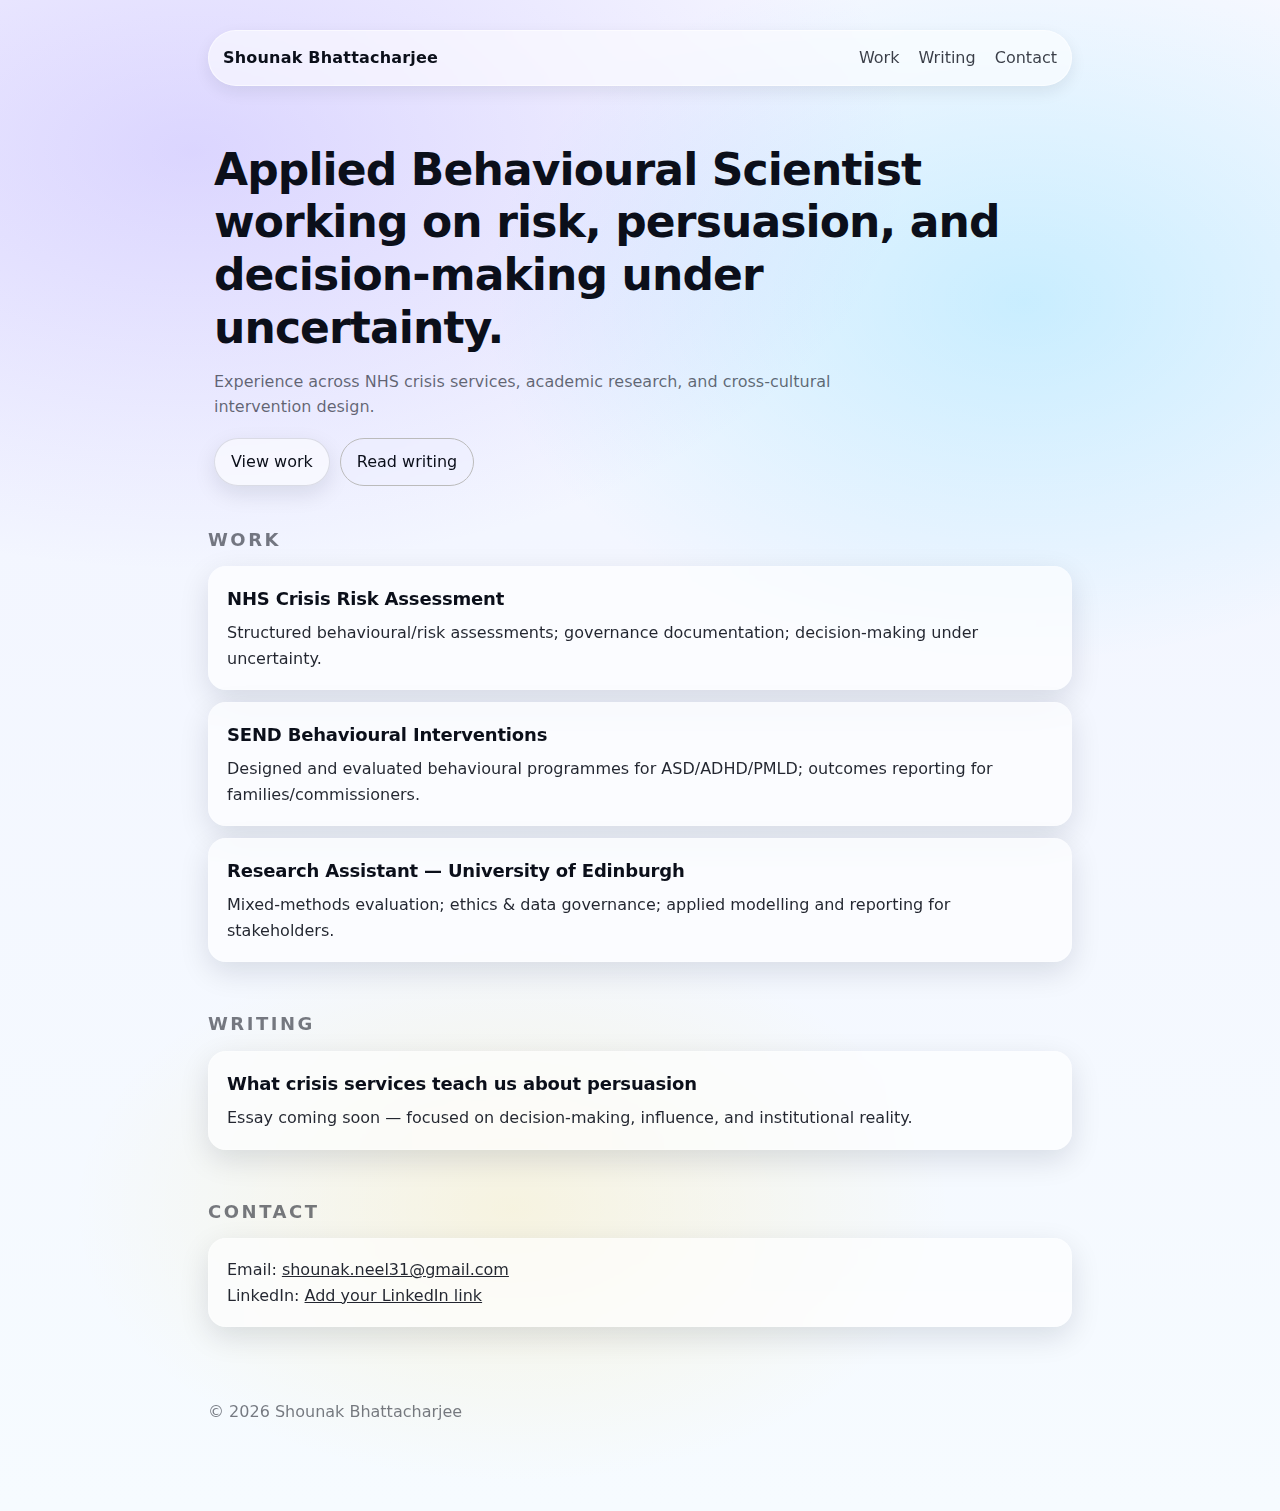
<file: index.html>
<!doctype html>
<html lang="en">
<head>
  <meta charset="utf-8" />
  <meta name="viewport" content="width=device-width,initial-scale=1" />
  <title>Shounak Bhattacharjee</title>
  <meta name="description" content="Applied Behavioural Scientist working on risk, persuasion, and decision-making under uncertainty." />
  <link rel="stylesheet" href="style.css" />
</head>
<body>
  <main class="wrap">
    <nav class="nav">
      <a href="/" class="brand">Shounak Bhattacharjee</a>
      <div class="links">
        <a href="#work">Work</a>
        <a href="#writing">Writing</a>
        <a href="#contact">Contact</a>
      </div>
    </nav>

    <header class="hero">
      <h1>Applied Behavioural Scientist working on risk, persuasion, and decision-making under uncertainty.</h1>
      <p>Experience across NHS crisis services, academic research, and cross-cultural intervention design.</p>
      <div class="cta">
        <a class="btn" href="#work">View work</a>
        <a class="btn ghost" href="#writing">Read writing</a>
      </div>
    </header>

    <section id="work" class="section">
      <h2>Work</h2>
      <div class="card">
        <h3>NHS Crisis Risk Assessment</h3>
        <p>Structured behavioural/risk assessments; governance documentation; decision-making under uncertainty.</p>
      </div>
      <div class="card">
        <h3>SEND Behavioural Interventions</h3>
        <p>Designed and evaluated behavioural programmes for ASD/ADHD/PMLD; outcomes reporting for families/commissioners.</p>
      </div>
      <div class="card">
        <h3>Research Assistant — University of Edinburgh</h3>
        <p>Mixed-methods evaluation; ethics & data governance; applied modelling and reporting for stakeholders.</p>
      </div>
    </section>

    <section id="writing" class="section">
      <h2>Writing</h2>
      <div class="card">
        <h3>What crisis services teach us about persuasion</h3>
        <p>Essay coming soon — focused on decision-making, influence, and institutional reality.</p>
      </div>
    </section>

    <section id="contact" class="section">
      <h2>Contact</h2>
      <div class="card">
        <p>Email: <a href="mailto:shounak.neel31@gmail.com">shounak.neel31@gmail.com</a></p>
        <p>LinkedIn: <a href="https://www.linkedin.com/" target="_blank" rel="noreferrer">Add your LinkedIn link</a></p>
      </div>
    </section>

    <footer class="footer">
      <p>© <span id="y"></span> Shounak Bhattacharjee</p>
    </footer>
  </main>

  <script>document.getElementById("y").textContent = new Date().getFullYear();</script>
</body>
</html>
</file>
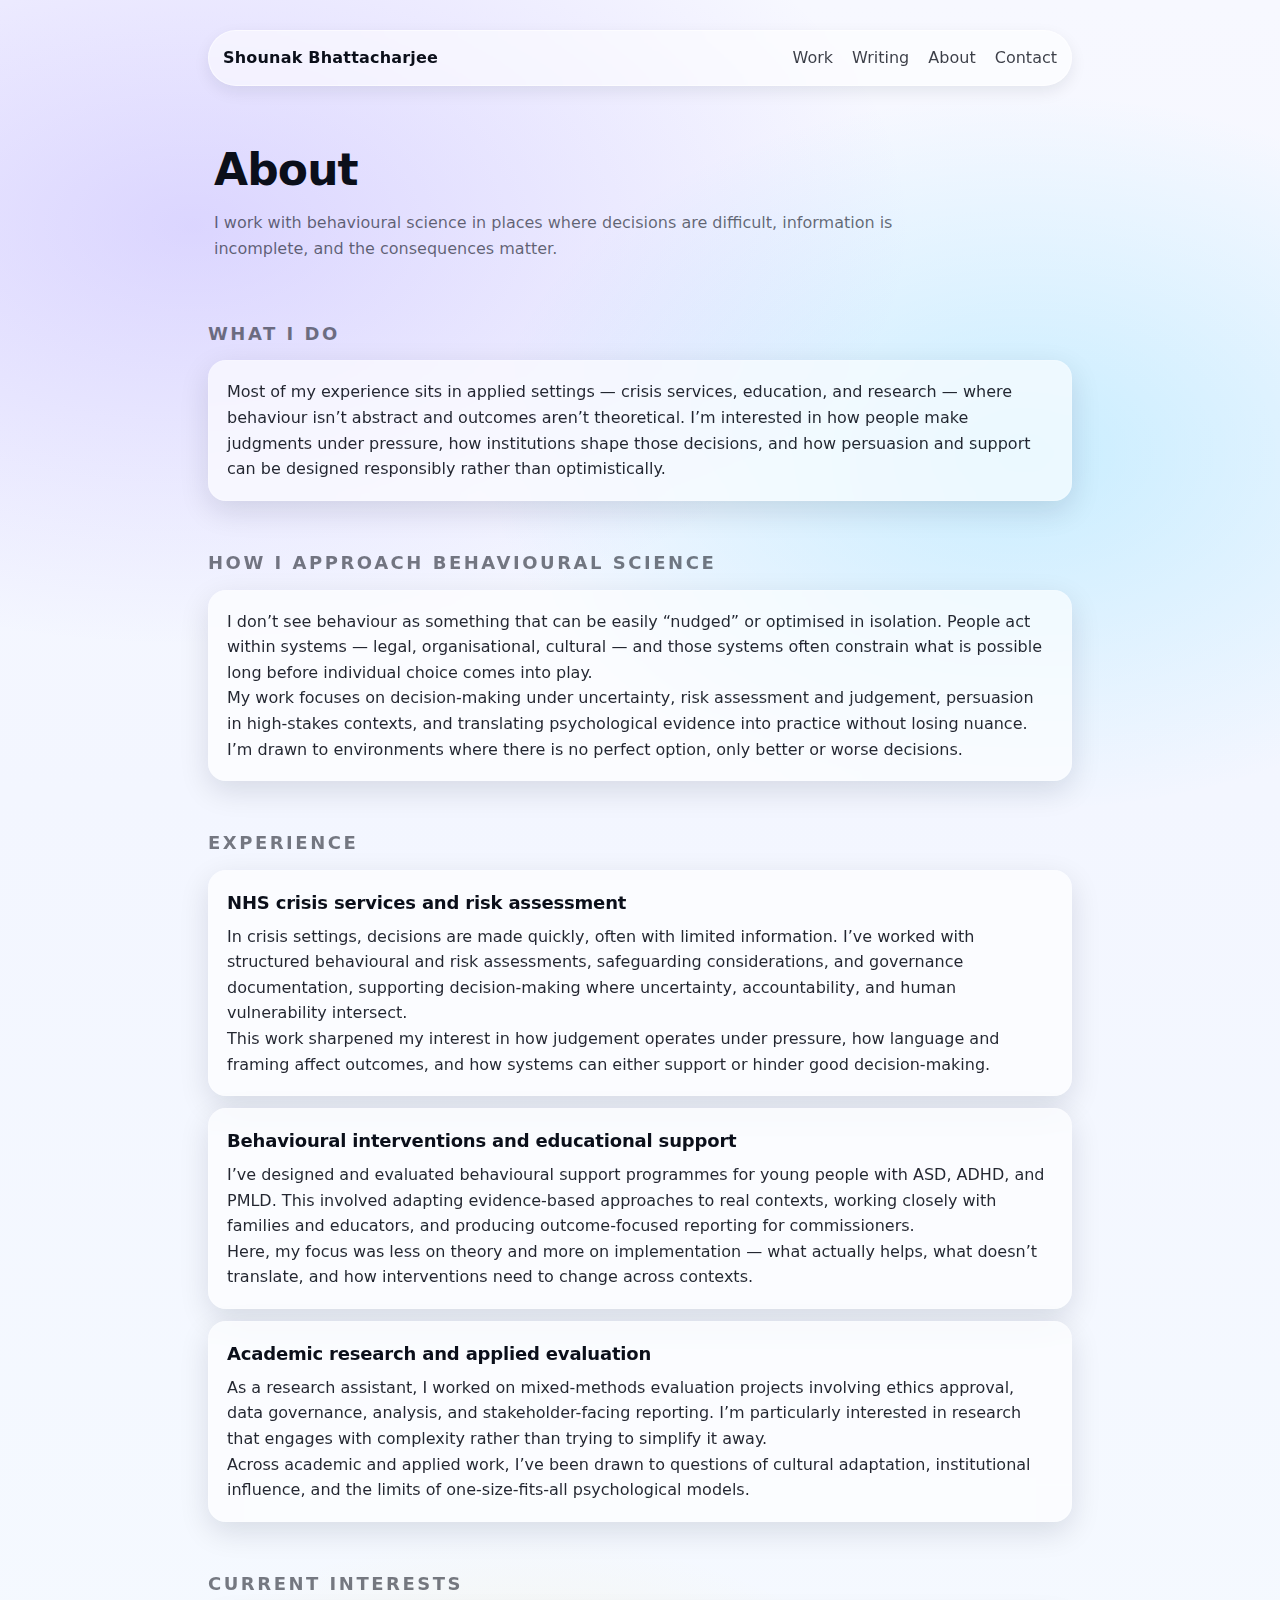
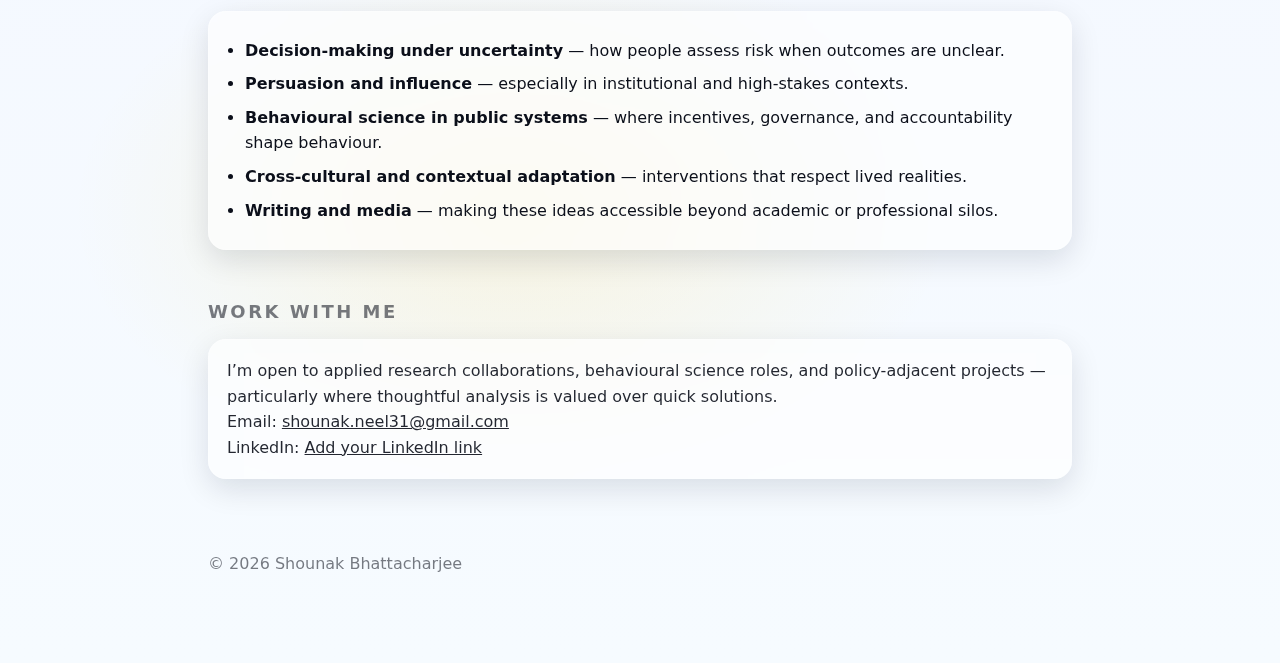
<file: about.html>
<!doctype html>
<html lang="en">
<head>
  <meta charset="utf-8" />
  <meta name="viewport" content="width=device-width,initial-scale=1" />
  <title>About — Shounak Bhattacharjee</title>
  <meta name="description" content="About Shounak Bhattacharjee — applied behavioural science, risk, persuasion, and decision-making under uncertainty." />
  <link rel="stylesheet" href="style.css" />
</head>

<body class="page page-enter">
  <main class="wrap">
    <nav class="nav">
      <a href="index.html" class="brand">Shounak Bhattacharjee</a>
      <div class="links">
        <a href="index.html#work">Work</a>
        <a href="index.html#writing">Writing</a>
        <a href="about.html" aria-current="page">About</a>
        <a href="index.html#contact">Contact</a>
      </div>
    </nav>

    <header class="hero">
      <h1>About</h1>
      <p class="lede">
        I work with behavioural science in places where decisions are difficult, information is incomplete, and the consequences matter.
      </p>
    </header>

    <section class="section">
      <h2>What I do</h2>
      <div class="card">
        <p>
          Most of my experience sits in applied settings — crisis services, education, and research — where behaviour isn’t abstract and outcomes
          aren’t theoretical. I’m interested in how people make judgments under pressure, how institutions shape those decisions, and how persuasion
          and support can be designed responsibly rather than optimistically.
        </p>
      </div>
    </section>

    <section class="section">
      <h2>How I approach behavioural science</h2>
      <div class="card">
        <p>
          I don’t see behaviour as something that can be easily “nudged” or optimised in isolation. People act within systems — legal, organisational,
          cultural — and those systems often constrain what is possible long before individual choice comes into play.
        </p>
        <p>
          My work focuses on decision-making under uncertainty, risk assessment and judgement, persuasion in high-stakes contexts, and translating
          psychological evidence into practice without losing nuance. I’m drawn to environments where there is no perfect option, only better or worse decisions.
        </p>
      </div>
    </section>

    <section class="section">
      <h2>Experience</h2>

      <div class="card">
        <h3>NHS crisis services and risk assessment</h3>
        <p>
          In crisis settings, decisions are made quickly, often with limited information. I’ve worked with structured behavioural and risk assessments,
          safeguarding considerations, and governance documentation, supporting decision-making where uncertainty, accountability, and human vulnerability intersect.
        </p>
        <p>
          This work sharpened my interest in how judgement operates under pressure, how language and framing affect outcomes, and how systems can either support
          or hinder good decision-making.
        </p>
      </div>

      <div class="card">
        <h3>Behavioural interventions and educational support</h3>
        <p>
          I’ve designed and evaluated behavioural support programmes for young people with ASD, ADHD, and PMLD. This involved adapting evidence-based approaches
          to real contexts, working closely with families and educators, and producing outcome-focused reporting for commissioners.
        </p>
        <p>
          Here, my focus was less on theory and more on implementation — what actually helps, what doesn’t translate, and how interventions need to change across contexts.
        </p>
      </div>

      <div class="card">
        <h3>Academic research and applied evaluation</h3>
        <p>
          As a research assistant, I worked on mixed-methods evaluation projects involving ethics approval, data governance, analysis, and stakeholder-facing reporting.
          I’m particularly interested in research that engages with complexity rather than trying to simplify it away.
        </p>
        <p>
          Across academic and applied work, I’ve been drawn to questions of cultural adaptation, institutional influence, and the limits of one-size-fits-all psychological models.
        </p>
      </div>
    </section>

    <section class="section">
      <h2>Current interests</h2>
      <div class="card">
        <ul class="list">
          <li><strong>Decision-making under uncertainty</strong> — how people assess risk when outcomes are unclear.</li>
          <li><strong>Persuasion and influence</strong> — especially in institutional and high-stakes contexts.</li>
          <li><strong>Behavioural science in public systems</strong> — where incentives, governance, and accountability shape behaviour.</li>
          <li><strong>Cross-cultural and contextual adaptation</strong> — interventions that respect lived realities.</li>
          <li><strong>Writing and media</strong> — making these ideas accessible beyond academic or professional silos.</li>
        </ul>
      </div>
    </section>

    <section class="section">
      <h2>Work with me</h2>
      <div class="card">
        <p>
          I’m open to applied research collaborations, behavioural science roles, and policy-adjacent projects — particularly where thoughtful analysis is valued over quick solutions.
        </p>
        <p class="meta">
          Email: <a href="mailto:shounak.neel31@gmail.com">shounak.neel31@gmail.com</a><br />
          LinkedIn: <a href="https://www.linkedin.com/in/shounakbhattacharjee31/" target="_blank" rel="noreferrer">Add your LinkedIn link</a>
        </p>
      </div>
    </section>

    <footer class="footer">
      <p>© <span id="y"></span> Shounak Bhattacharjee</p>
    </footer>
  </main>

  <script>document.getElementById("y").textContent = new Date().getFullYear();</script>
  <script src="site.js"></script>
</body>
</html>
</file>
<file: style.css>
:root { --max: 860px; }
* { box-sizing: border-box; }
body { margin: 0; font: 16px/1.6 system-ui, -apple-system, Segoe UI, Roboto, Arial, sans-serif; color: #111; }
a { color: inherit; }
.wrap { max-width: var(--max); margin: 0 auto; padding: 28px 18px 60px; }
.nav { display: flex; justify-content: space-between; align-items: center; gap: 16px; }
.brand { font-weight: 650; text-decoration: none; }
.links a { margin-left: 14px; text-decoration: none; opacity: 0.85; }
.links a:hover { opacity: 1; text-decoration: underline; }

.hero { padding: 54px 0 18px; }
.hero h1 { font-size: 34px; line-height: 1.2; margin: 0 0 14px; }
.hero p { margin: 0 0 18px; max-width: 68ch; opacity: 0.85; }

.cta { display: flex; gap: 10px; flex-wrap: wrap; }
.btn { display: inline-block; padding: 10px 14px; border: 1px solid #111; border-radius: 10px; text-decoration: none; }
.btn.ghost { border-color: #bbb; }

.section { padding: 22px 0; }
.section h2 { margin: 0 0 12px; font-size: 18px; letter-spacing: 0.02em; text-transform: uppercase; opacity: 0.7; }
.card { border: 1px solid #e6e6e6; border-radius: 14px; padding: 16px; margin: 12px 0; }
.card h3 { margin: 0 0 6px; font-size: 18px; }
.card p { margin: 0; opacity: 0.9; }

.footer { padding-top: 26px; opacity: 0.6; }
/* --- About page + transitions --- */
.lede { max-width: 70ch; }

.list { margin: 0; padding-left: 18px; }
.list li { margin: 8px 0; }

.meta { opacity: 0.9; }

/* Page transition (fade + slight slide) */
.page {
  opacity: 1;
  transform: translateY(0);
  transition: opacity 220ms ease, transform 220ms ease;
}

.page.page-enter {
  opacity: 0;
  transform: translateY(8px);
}

.page.page-exit {
  opacity: 0;
  transform: translateY(8px);
}

/* Respect reduced motion preferences */
@media (prefers-reduced-motion: reduce) {
  .page { transition: none; }
}
/* =========================
   Theme: Minimal gradient + soft glass panels
   Paste at bottom of style.css
   ========================= */

:root{
  --max: 900px;
  --text: #0b0f1a;
  --muted: rgba(11,15,26,.72);
  --panel: rgba(255,255,255,.62);
  --panel-strong: rgba(255,255,255,.72);
  --stroke: rgba(255,255,255,.40);
  --shadow: 0 10px 30px rgba(10, 20, 40, .12);
  --radius: 18px;
}

/* Background character (no image needed) */
body{
  color: var(--text);
  background:
    radial-gradient(1200px 700px at 15% 10%, rgba(124, 92, 255, .22), transparent 60%),
    radial-gradient(900px 600px at 80% 20%, rgba(0, 194, 255, .18), transparent 60%),
    radial-gradient(800px 500px at 40% 80%, rgba(255, 196, 0, .12), transparent 55%),
    linear-gradient(180deg, #f7f8ff 0%, #f3f6ff 35%, #f6fbff 100%);
}

/* Make the layout feel less rigid */
.wrap{
  max-width: var(--max);
  padding: 30px 18px 70px;
}

/* Nav: cleaner, less boxy */
.nav{
  padding: 14px 14px;
  border-radius: 999px;
  background: rgba(255,255,255,.55);
  border: 1px solid rgba(255,255,255,.55);
  backdrop-filter: blur(10px);
  box-shadow: 0 6px 16px rgba(10,20,40,.08);
}

.brand{
  letter-spacing: .2px;
}

.links a{
  opacity: .8;
}
.links a:hover{
  opacity: 1;
  text-decoration: none;
}

/* Hero: more editorial */
.hero{
  padding: 58px 6px 22px;
}
.hero h1{
  font-size: clamp(30px, 4vw, 44px);
  letter-spacing: -0.02em;
}
.hero p{
  color: var(--muted);
}

/* Buttons: softer, premium */
.btn{
  border: 1px solid rgba(10,20,40,.12);
  background: rgba(255,255,255,.55);
  backdrop-filter: blur(10px);
  border-radius: 999px;
  box-shadow: 0 8px 22px rgba(10,20,40,.10);
  padding: 10px 16px;
}
.btn:hover{
  transform: translateY(-1px);
  transition: transform 120ms ease;
}
.btn.ghost{
  background: transparent;
  box-shadow: none;
}

/* Section titles */
.section h2{
  opacity: .55;
  letter-spacing: .14em;
}

/* Cards: remove boxy borders, add soft “glass” */
.card{
  border: 1px solid rgba(255,255,255,.18);
  background: var(--panel);
  backdrop-filter: blur(14px);
  border-radius: var(--radius);
  padding: 18px 18px;
  box-shadow: var(--shadow);
}

/* Headings inside cards */
.card h3{
  letter-spacing: -0.01em;
}

/* Make the overall page feel “non boxy” */
.section{
  padding: 18px 0;
}

/* Subtle hover on cards */
.card:hover{
  background: var(--panel-strong);
  transform: translateY(-1px);
  transition: transform 140ms ease, background 140ms ease;
}

/* Footer */
.footer{
  opacity: .55;
}

/* Keep your page transition compatible */
.page{
  transition: opacity 220ms ease, transform 220ms ease;
}

/* Reduce motion */
@media (prefers-reduced-motion: reduce) {
  .btn:hover, .card:hover { transform: none; transition: none; }
}
</file>
